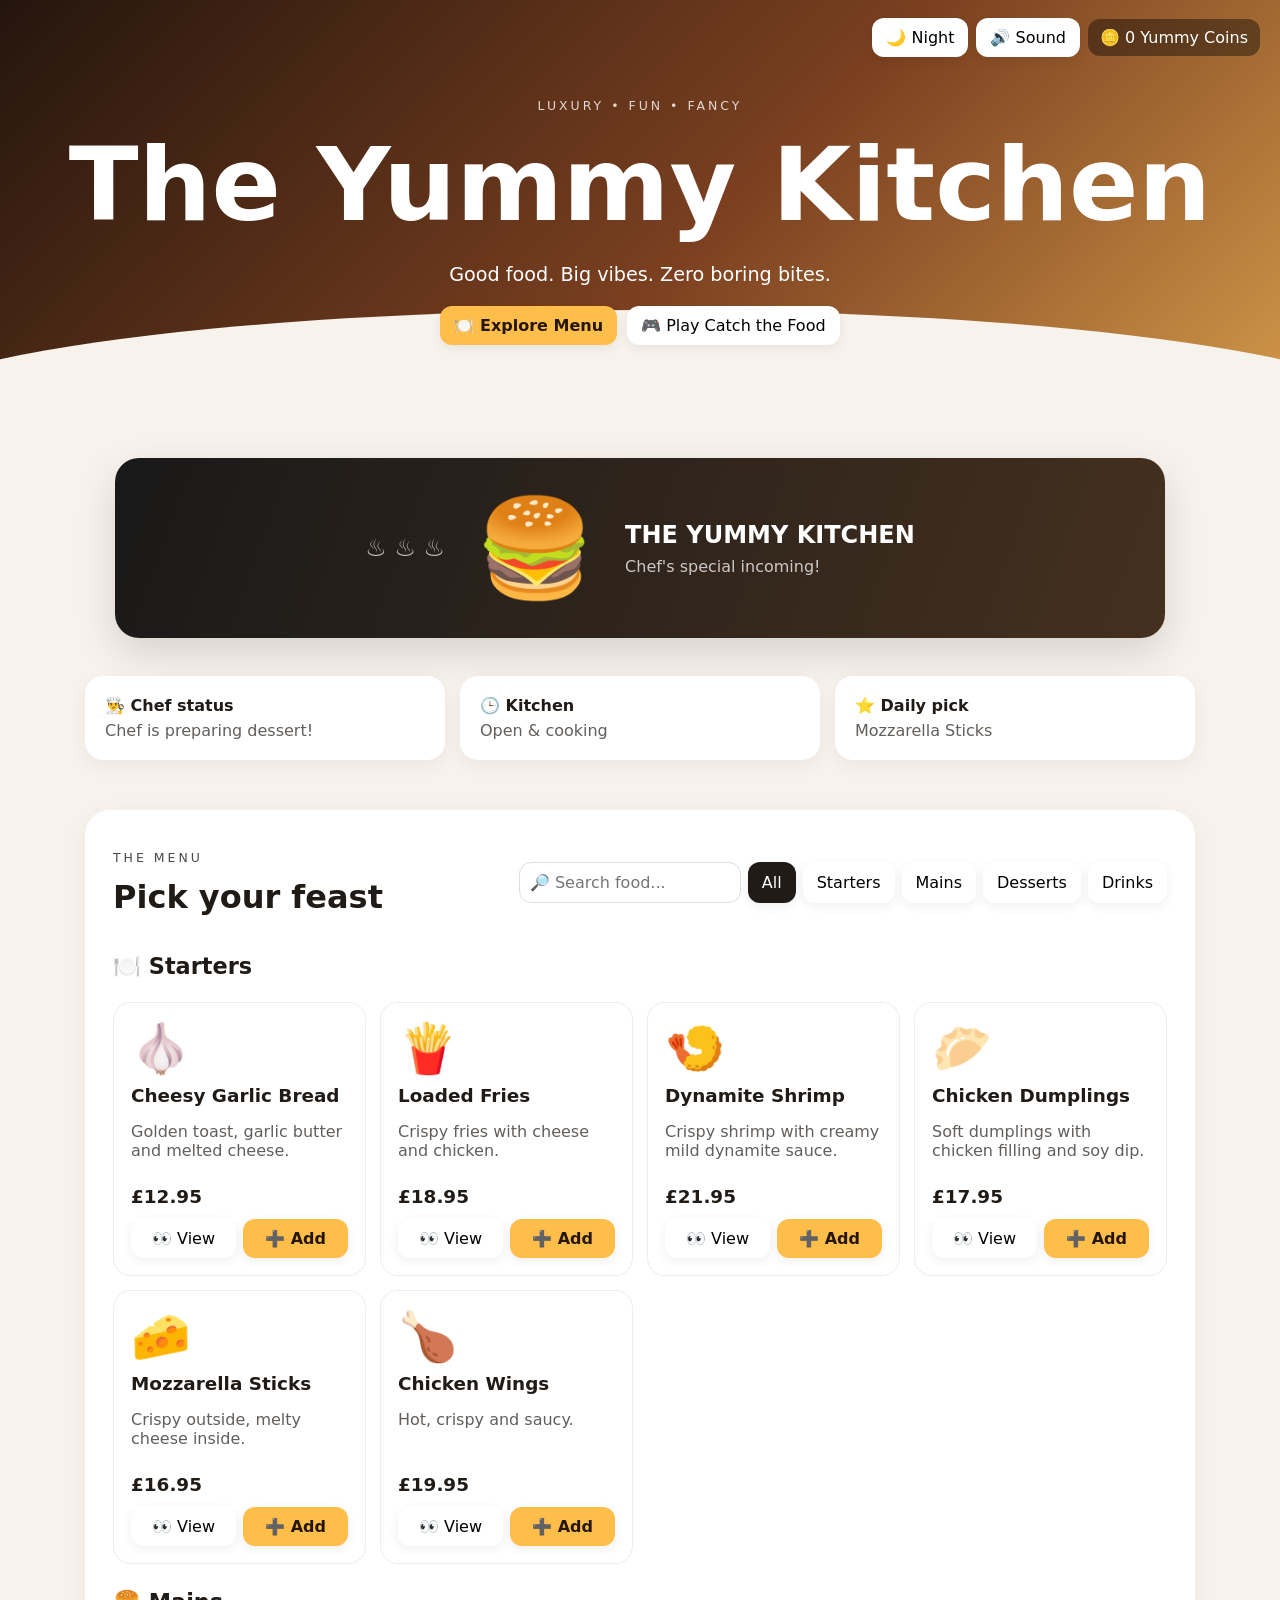
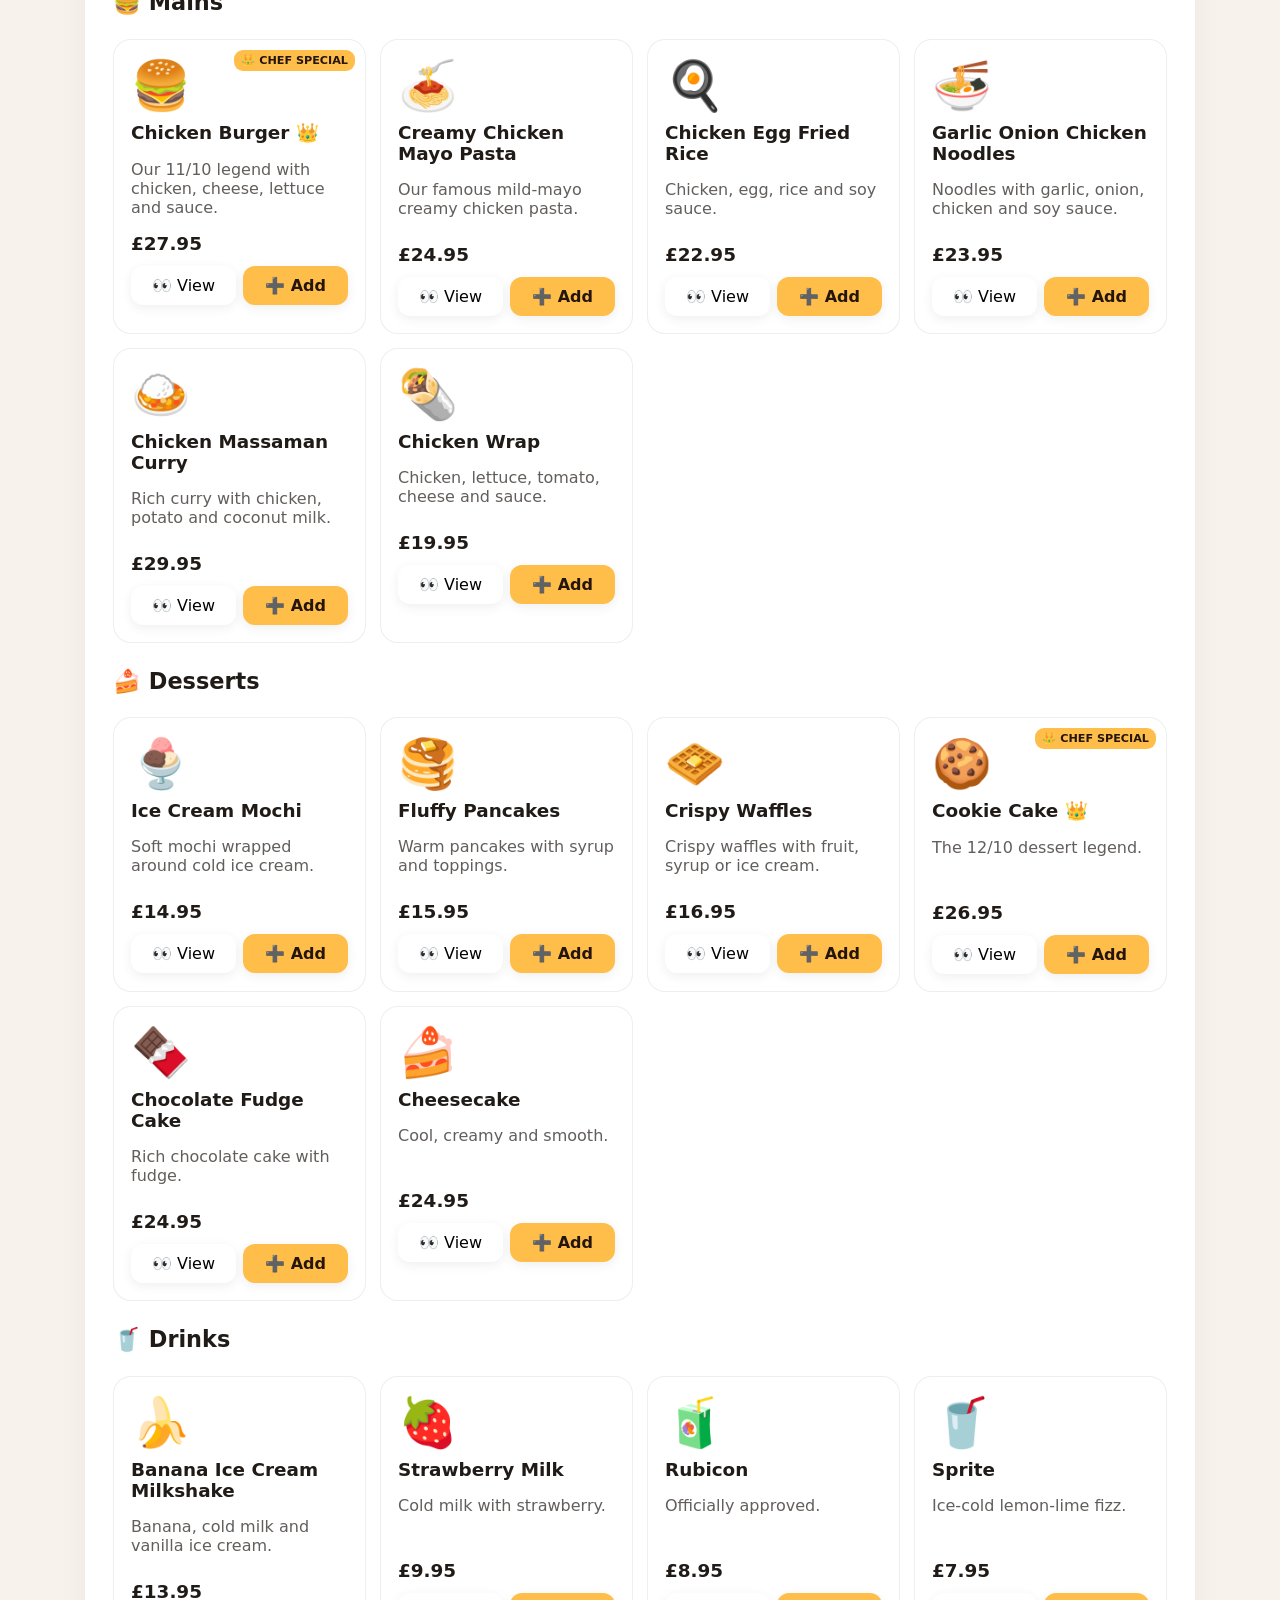
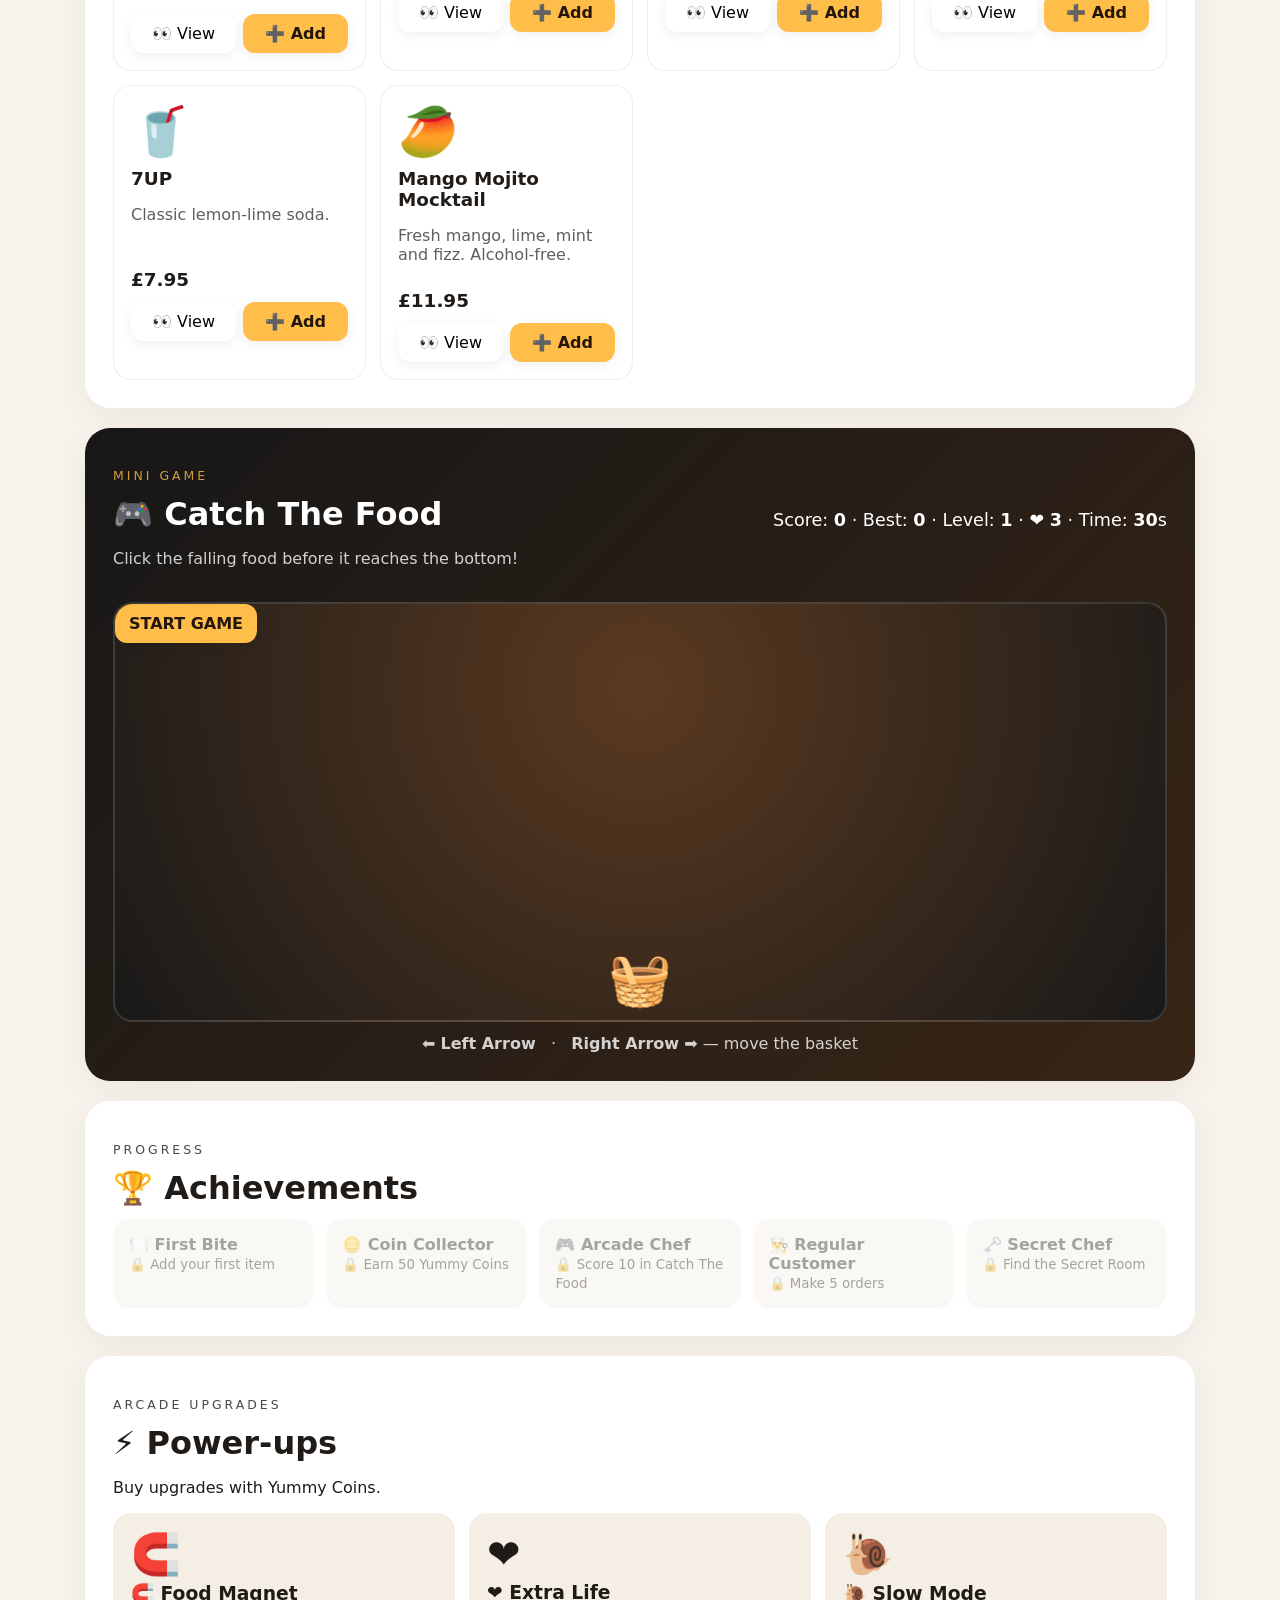
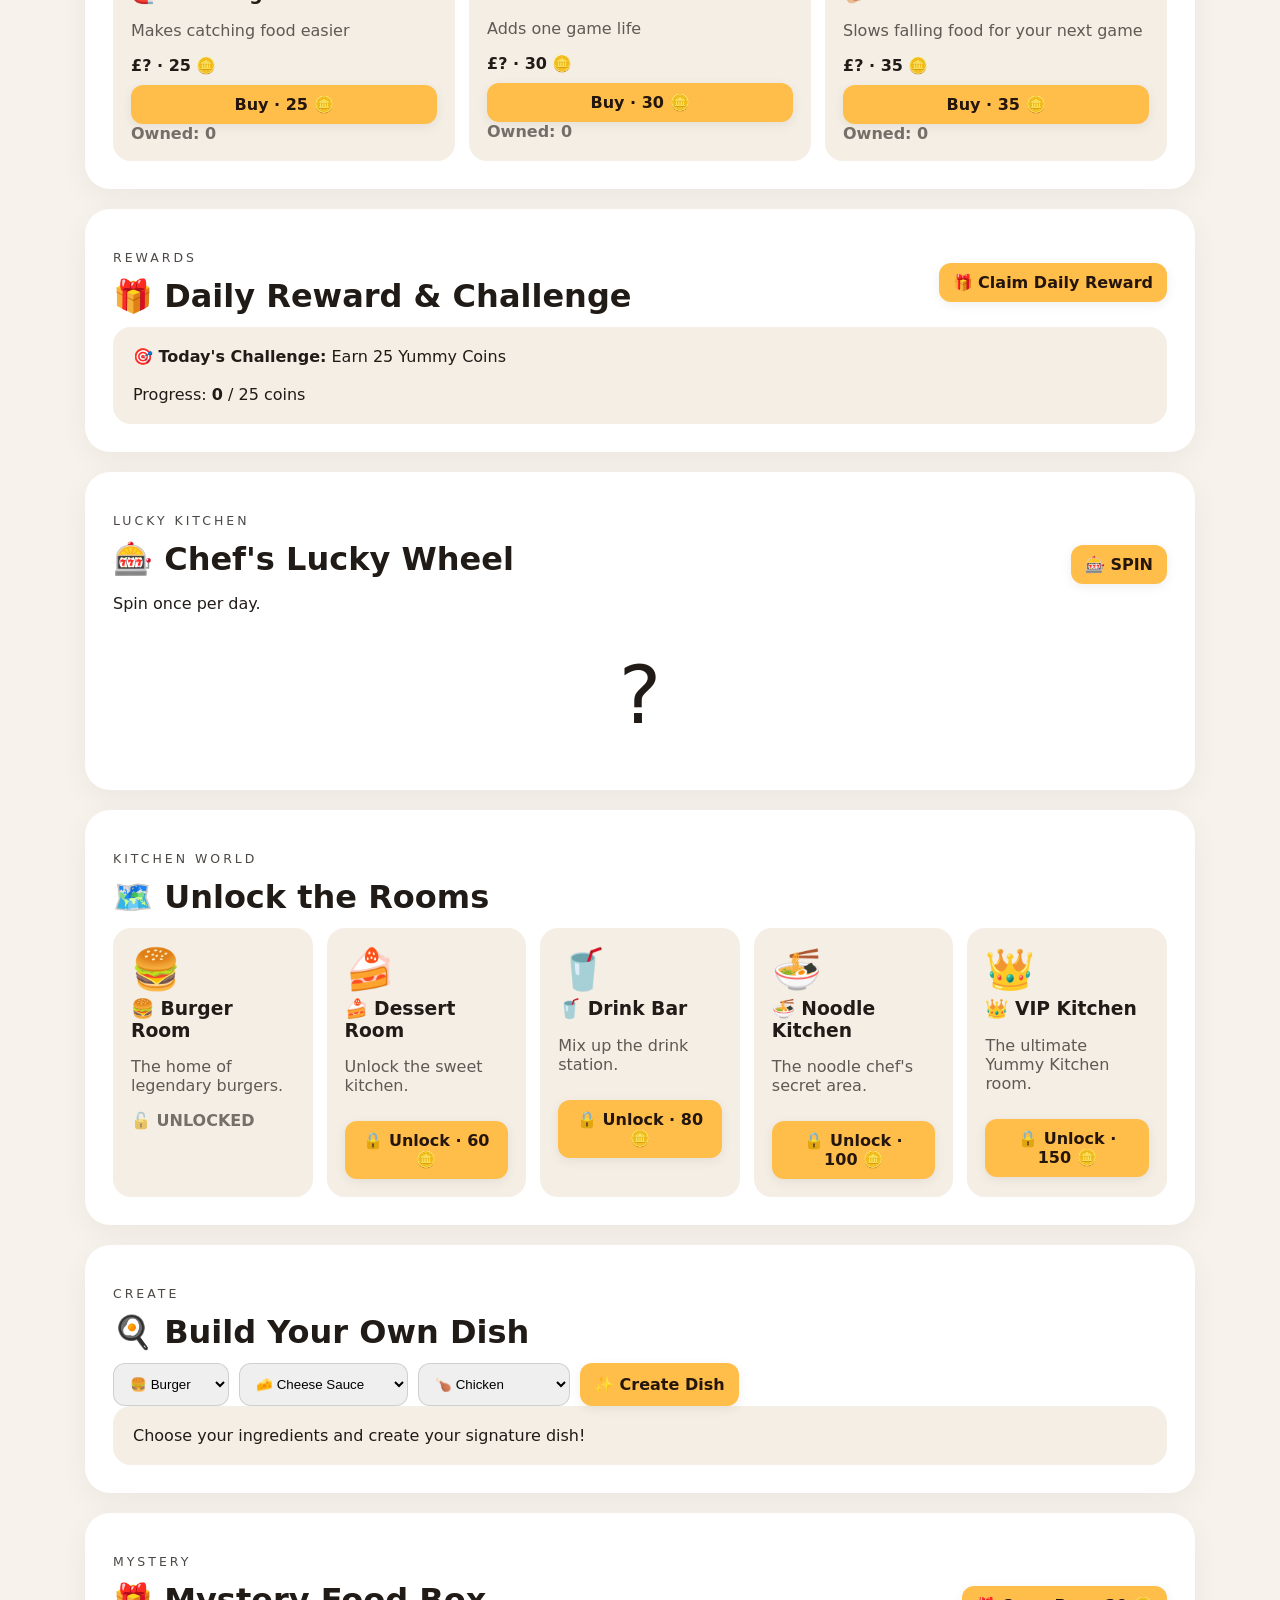
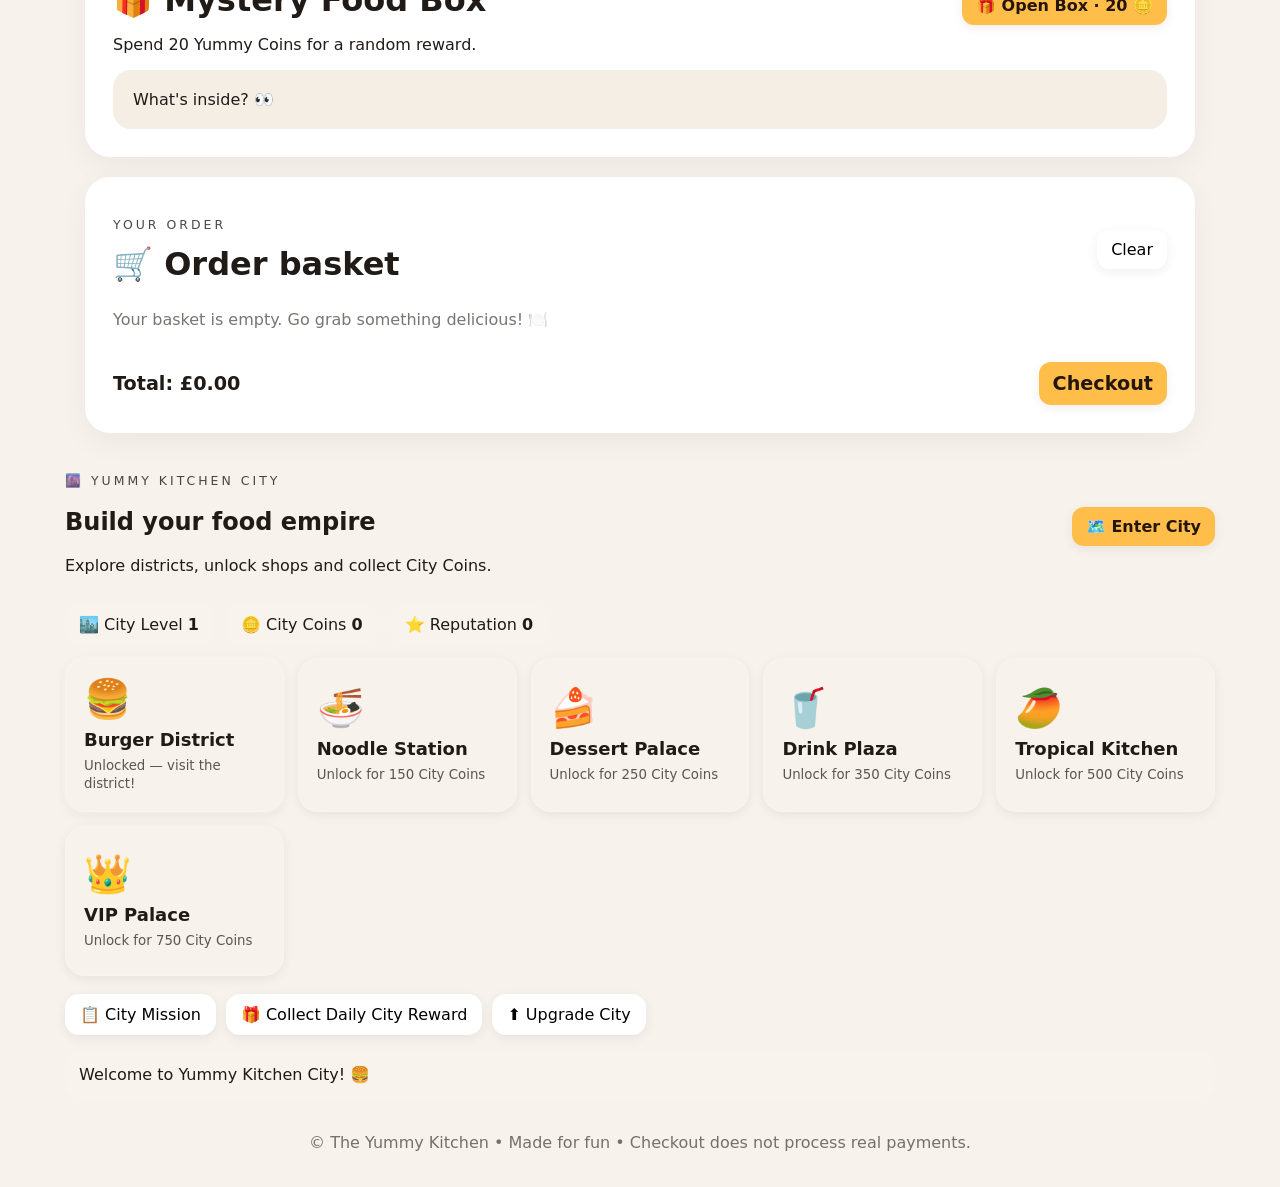
<file: index.html>
<!DOCTYPE html>
<html lang="en">
<head>
<meta charset="UTF-8">
<meta name="viewport" content="width=device-width, initial-scale=1.0">
<title>The Yummy Kitchen</title>
<link rel="stylesheet" href="style.css">
</head>
<body>
<header class="hero">
  <div class="topbar">
    <button id="themeBtn">🌙 Night</button>
    <button id="soundBtn">🔊 Sound</button>
    <span id="coinDisplay">🪙 0 Yummy Coins</span>
  </div>
  <div class="hero-content">
    <p class="eyebrow">LUXURY • FUN • FANCY</p>
    <h1 id="secretTitle">The Yummy Kitchen</h1>
    <p>Good food. Big vibes. Zero boring bites.</p>
    <div class="hero-buttons">
      <button class="primary" onclick="document.getElementById('menu').scrollIntoView({behavior:'smooth'})">🍽️ Explore Menu</button>
      <button onclick="document.getElementById('game').scrollIntoView({behavior:'smooth'})">🎮 Play Catch the Food</button>
    </div>
  </div>
</header>

<section class="promo">
  <div class="promo-screen">
    <div class="steam">♨️ ♨️ ♨️</div>
    <div class="promo-food">🍔</div>
    <div>
      <b>THE YUMMY KITCHEN</b>
      <span id="promoText">Fresh from the kitchen!</span>
    </div>
  </div>
</section>

<main>
<section class="info-grid">
  <div class="info-card"><b>👨‍🍳 Chef status</b><span id="chefStatus">Chef is cooking!</span></div>
  <div class="info-card"><b>🕒 Kitchen</b><span id="kitchenStatus">Open & cooking</span></div>
  <div class="info-card"><b>⭐ Daily pick</b><span id="dailyPick">Chicken Burger 👑</span></div>
</section>

<section id="menu" class="section">
  <div class="section-head">
    <div><p class="eyebrow">THE MENU</p><h2>Pick your feast</h2></div>
    <div class="filters">
      <input id="search" placeholder="🔎 Search food...">
      <button class="filter active" data-cat="all">All</button>
      <button class="filter" data-cat="starters">Starters</button>
      <button class="filter" data-cat="mains">Mains</button>
      <button class="filter" data-cat="desserts">Desserts</button>
      <button class="filter" data-cat="drinks">Drinks</button>
    </div>
  </div>
  <div id="menuSections"></div>
</section>

<section id="game" class="section game-section">
  <div class="section-head"><div><p class="eyebrow">MINI GAME</p><h2>🎮 Catch The Food</h2><p>Click the falling food before it reaches the bottom!</p></div>
  <div class="game-stats">Score: <b id="score">0</b> · Best: <b id="best">0</b> · Level: <b id="level">1</b> · ❤️ <b id="lives">3</b> · Time: <b id="time">30</b>s</div></div>
  <div id="gameBoard"><div id="basket">🧺</div><button id="startGame" class="primary">START GAME</button></div><p class="controls-hint">⬅️ <b>Left Arrow</b> &nbsp; · &nbsp; <b>Right Arrow</b> ➡️ — move the basket</p>
</section>

<section class="section">
  <div class="section-head"><div><p class="eyebrow">PROGRESS</p><h2>🏆 Achievements</h2></div></div>
  <div id="achievements" class="achievements"></div>
</section>

<section id="secretRoom" class="secret-room section">
  <p class="eyebrow">YOU FOUND IT</p>
  <h2>🗝️ Secret Kitchen Room</h2>
  <p>Welcome to the hidden chef's room. You unlocked the secret recipe!</p>
  <div class="secret-recipe">🍪 <b>Secret Cookie Cake Sauce</b><br>Chef's top-secret kitchen recipe unlocked.</div>
</section>


<section class="section arcade-section">
  <div class="section-head">
    <div><p class="eyebrow">ARCADE UPGRADES</p><h2>⚡ Power-ups</h2><p>Buy upgrades with Yummy Coins.</p></div>
  </div>
  <div class="shop-grid" id="shop"></div>
</section>

<section class="section">
  <div class="section-head">
    <div><p class="eyebrow">REWARDS</p><h2>🎁 Daily Reward & Challenge</h2></div>
    <div><button id="dailyReward" class="primary">🎁 Claim Daily Reward</button></div>
  </div>
  <div class="challenge-card" id="dailyChallenge"></div>
</section>

<section class="section">
  <div class="section-head">
    <div><p class="eyebrow">LUCKY KITCHEN</p><h2>🎰 Chef's Lucky Wheel</h2><p>Spin once per day.</p></div>
    <button id="spinWheel" class="primary">🎰 SPIN</button>
  </div>
  <div id="wheelResult" class="wheel-result">?</div>
</section>

<section class="section">
  <div class="section-head"><div><p class="eyebrow">KITCHEN WORLD</p><h2>🗺️ Unlock the Rooms</h2></div></div>
  <div id="rooms" class="rooms-grid"></div>
</section>

<section class="section">
  <div class="section-head"><div><p class="eyebrow">CREATE</p><h2>🍳 Build Your Own Dish</h2></div></div>
  <div class="creator">
    <select id="dishBase"><option>🍔 Burger</option><option>🍝 Pasta</option><option>🍜 Noodles</option><option>🌯 Wrap</option></select>
    <select id="dishSauce"><option>🧀 Cheese Sauce</option><option>🥫 Tomato Sauce</option><option>🌶️ Mild Spicy Sauce</option><option>🍯 Sweet Sauce</option></select>
    <select id="dishExtra"><option>🍗 Chicken</option><option>🧀 Extra Cheese</option><option>🥚 Egg</option><option>🥬 Fresh Veggies</option></select>
    <button id="createDish" class="primary">✨ Create Dish</button>
  </div>
  <div id="createdDish" class="created-dish">Choose your ingredients and create your signature dish!</div>
</section>

<section class="section">
  <div class="section-head"><div><p class="eyebrow">MYSTERY</p><h2>🎁 Mystery Food Box</h2><p>Spend 20 Yummy Coins for a random reward.</p></div>
  <button id="mysteryBox" class="primary">🎁 Open Box · 20 🪙</button></div>
  <div id="mysteryResult" class="challenge-card">What's inside? 👀</div>
</section>

<section class="section order-section">
  <div class="section-head"><div><p class="eyebrow">YOUR ORDER</p><h2>🛒 Order basket</h2></div><button id="clearCart">Clear</button></div>
  <div id="cart"></div>
  <div class="checkout-row"><b>Total: <span id="total">£0.00</span></b><button id="checkout" class="primary">Checkout</button></div>
</section>

<section id="city" class="panel city-panel">
  <div class="section-head">
    <div>
      <p class="eyebrow">🌆 YUMMY KITCHEN CITY</p>
      <h2>Build your food empire</h2>
      <p>Explore districts, unlock shops and collect City Coins.</p>
    </div>
    <button class="primary" onclick="openCity()">🗺️ Enter City</button>
  </div>

  <div class="city-stats">
    <span>🏙️ City Level <b id="cityLevel">1</b></span>
    <span>🪙 City Coins <b id="cityCoins">0</b></span>
    <span>⭐ Reputation <b id="cityRep">0</b></span>
  </div>

  <div class="city-grid">
    <button class="city-card unlocked" onclick="visitDistrict('Burger District')">
      <span>🍔</span><b>Burger District</b><small>Home of the legendary Chicken Burger</small>
    </button>
    <button class="city-card" data-cost="150" onclick="unlockDistrict(this,'Noodle Station',150)">
      <span>🍜</span><b>Noodle Station</b><small>Unlock for 150 City Coins</small>
    </button>
    <button class="city-card" data-cost="250" onclick="unlockDistrict(this,'Dessert Palace',250)">
      <span>🍰</span><b>Dessert Palace</b><small>Unlock for 250 City Coins</small>
    </button>
    <button class="city-card" data-cost="350" onclick="unlockDistrict(this,'Drink Plaza',350)">
      <span>🥤</span><b>Drink Plaza</b><small>Unlock for 350 City Coins</small>
    </button>
    <button class="city-card" data-cost="500" onclick="unlockDistrict(this,'Tropical Kitchen',500)">
      <span>🥭</span><b>Tropical Kitchen</b><small>Unlock for 500 City Coins</small>
    </button>
    <button class="city-card" data-cost="750" onclick="unlockDistrict(this,'VIP Palace',750)">
      <span>👑</span><b>VIP Palace</b><small>Unlock for 750 City Coins</small>
    </button>
  </div>

  <div class="city-actions">
    <button onclick="cityMission()">📋 City Mission</button>
    <button onclick="cityReward()">🎁 Collect Daily City Reward</button>
    <button onclick="cityUpgrade()">⬆️ Upgrade City</button>
  </div>

  <div id="cityLog" class="city-log">Welcome to Yummy Kitchen City! 🍔</div>
</section>

</main>

<div id="toast"></div>
<div id="modal" class="modal"><div class="modal-box"><button class="close" id="closeModal">✕</button><div id="modalContent"></div></div></div>
<footer>© The Yummy Kitchen • Made for fun • Checkout does not process real payments.</footer>
<script src="script.js"></script>
</body>
</html>
</file>
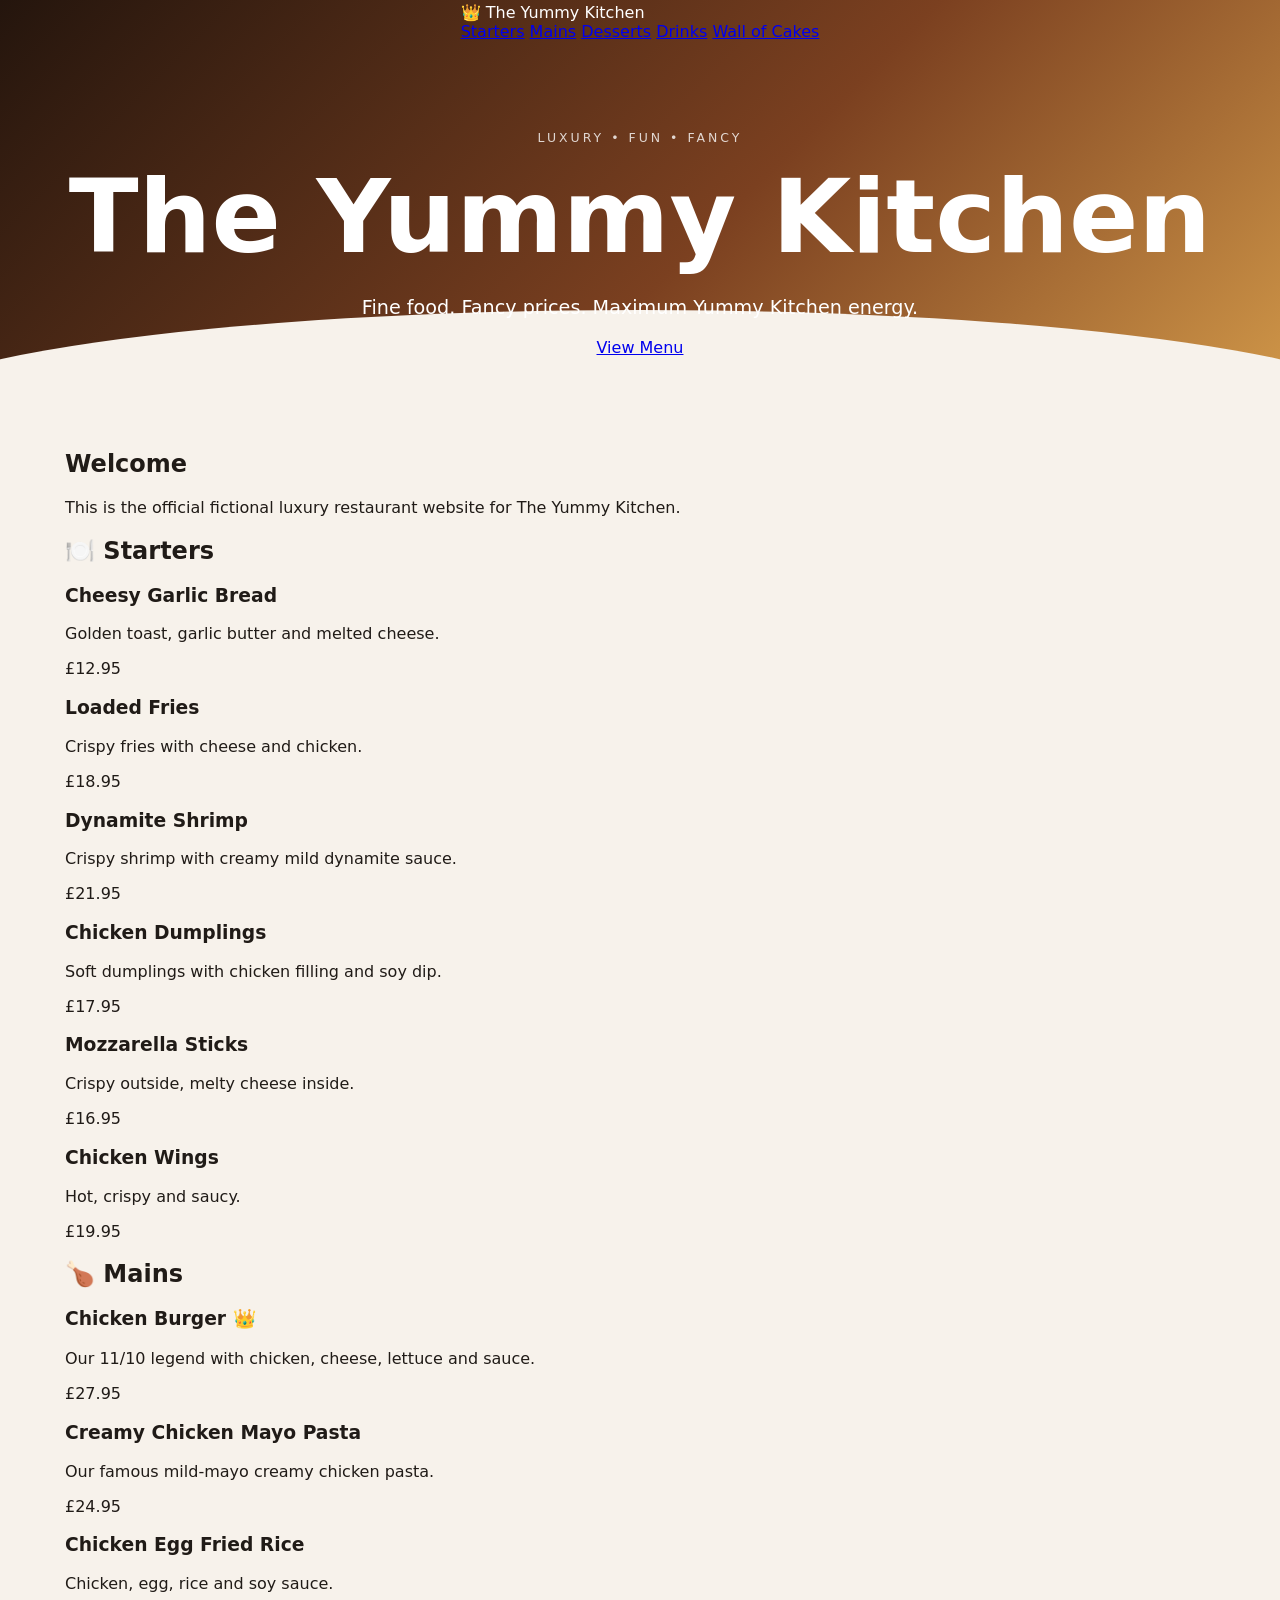
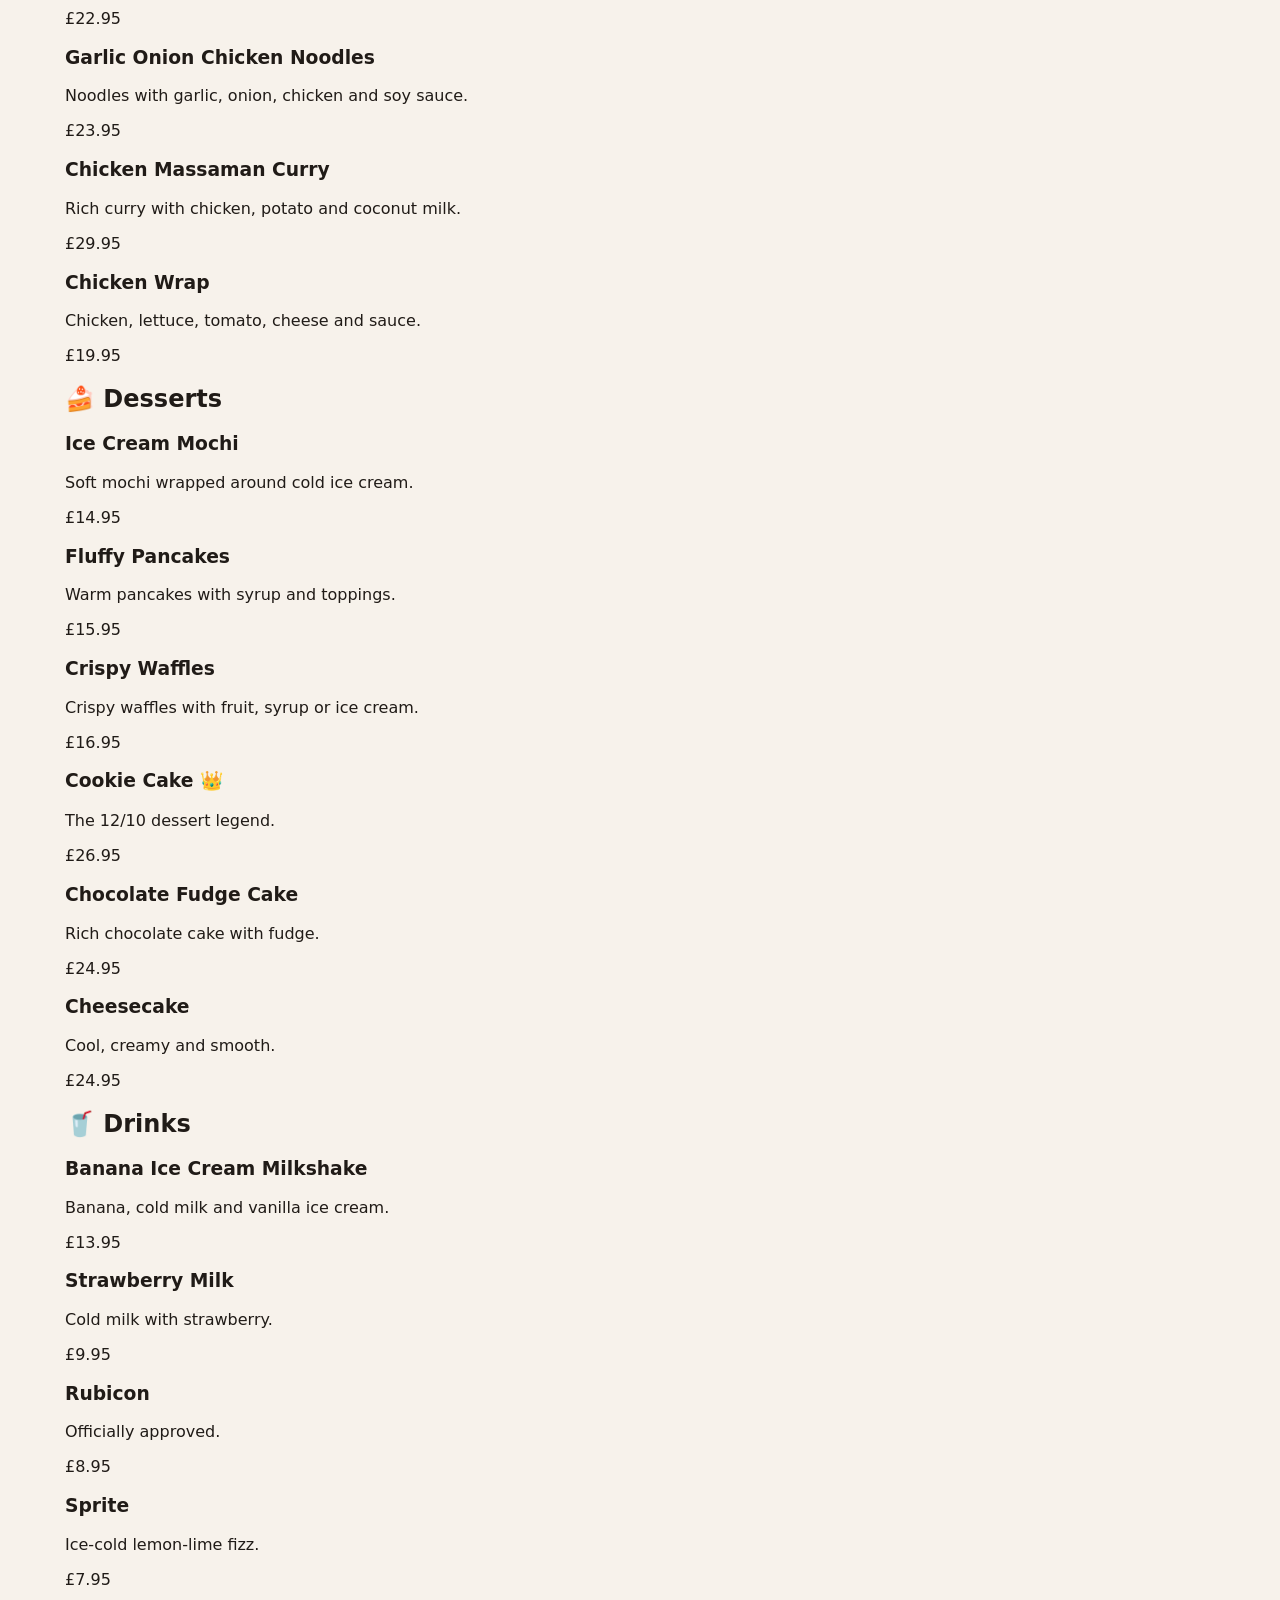
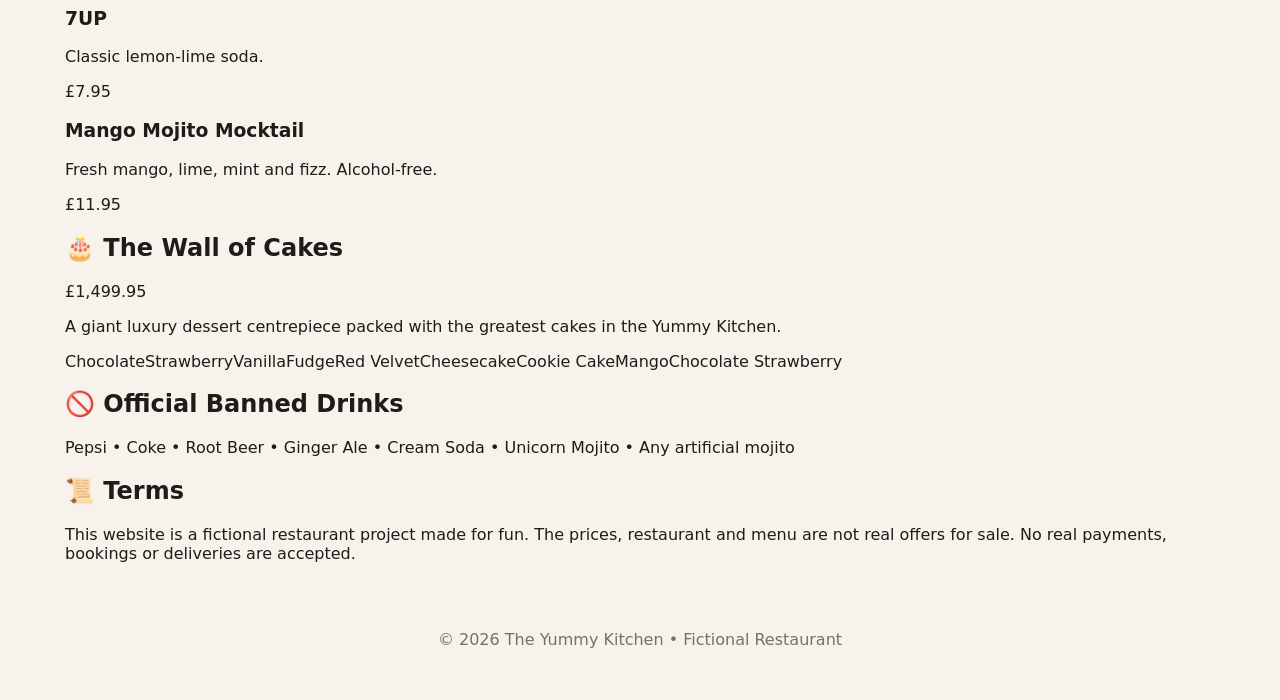
<file: index (2).html>
<!DOCTYPE html>
<html lang="en">
<head>
  <meta charset="UTF-8">
  <meta name="viewport" content="width=device-width, initial-scale=1.0">
  <title>The Yummy Kitchen</title>
  <link rel="stylesheet" href="style.css">
</head>
<body>
  <header class="hero">
    <nav>
      <div class="logo">👑 The Yummy Kitchen</div>
      <div class="navlinks">
        <a href="#starters">Starters</a>
        <a href="#mains">Mains</a>
        <a href="#desserts">Desserts</a>
        <a href="#drinks">Drinks</a>
        <a href="#cakes">Wall of Cakes</a>
      </div>
    </nav>
    <div class="hero-content">
      <p class="eyebrow">LUXURY • FUN • FANCY</p>
      <h1>The Yummy Kitchen</h1>
      <p>Fine food. Fancy prices. Maximum Yummy Kitchen energy.</p>
      <a class="button" href="#mains">View Menu</a>
    </div>
  </header>

  <main>
    <section class="intro">
      <h2>Welcome</h2>
      <p>This is the official fictional luxury restaurant website for The Yummy Kitchen.</p>
    </section>

    <section id="starters">
      <h2>🍽️ Starters</h2>
      <div class="grid">
        <article class="card"><h3>Cheesy Garlic Bread</h3><p>Golden toast, garlic butter and melted cheese.</p><span>£12.95</span></article>
        <article class="card"><h3>Loaded Fries</h3><p>Crispy fries with cheese and chicken.</p><span>£18.95</span></article>
        <article class="card"><h3>Dynamite Shrimp</h3><p>Crispy shrimp with creamy mild dynamite sauce.</p><span>£21.95</span></article>
        <article class="card"><h3>Chicken Dumplings</h3><p>Soft dumplings with chicken filling and soy dip.</p><span>£17.95</span></article>
        <article class="card"><h3>Mozzarella Sticks</h3><p>Crispy outside, melty cheese inside.</p><span>£16.95</span></article>
        <article class="card"><h3>Chicken Wings</h3><p>Hot, crispy and saucy.</p><span>£19.95</span></article>
      </div>
    </section>

    <section id="mains">
      <h2>🍗 Mains</h2>
      <div class="grid">
        <article class="card featured"><h3>Chicken Burger 👑</h3><p>Our 11/10 legend with chicken, cheese, lettuce and sauce.</p><span>£27.95</span></article>
        <article class="card"><h3>Creamy Chicken Mayo Pasta</h3><p>Our famous mild-mayo creamy chicken pasta.</p><span>£24.95</span></article>
        <article class="card"><h3>Chicken Egg Fried Rice</h3><p>Chicken, egg, rice and soy sauce.</p><span>£22.95</span></article>
        <article class="card"><h3>Garlic Onion Chicken Noodles</h3><p>Noodles with garlic, onion, chicken and soy sauce.</p><span>£23.95</span></article>
        <article class="card"><h3>Chicken Massaman Curry</h3><p>Rich curry with chicken, potato and coconut milk.</p><span>£29.95</span></article>
        <article class="card"><h3>Chicken Wrap</h3><p>Chicken, lettuce, tomato, cheese and sauce.</p><span>£19.95</span></article>
      </div>
    </section>

    <section id="desserts">
      <h2>🍰 Desserts</h2>
      <div class="grid">
        <article class="card"><h3>Ice Cream Mochi</h3><p>Soft mochi wrapped around cold ice cream.</p><span>£14.95</span></article>
        <article class="card"><h3>Fluffy Pancakes</h3><p>Warm pancakes with syrup and toppings.</p><span>£15.95</span></article>
        <article class="card"><h3>Crispy Waffles</h3><p>Crispy waffles with fruit, syrup or ice cream.</p><span>£16.95</span></article>
        <article class="card featured"><h3>Cookie Cake 👑</h3><p>The 12/10 dessert legend.</p><span>£26.95</span></article>
        <article class="card"><h3>Chocolate Fudge Cake</h3><p>Rich chocolate cake with fudge.</p><span>£24.95</span></article>
        <article class="card"><h3>Cheesecake</h3><p>Cool, creamy and smooth.</p><span>£24.95</span></article>
      </div>
    </section>

    <section id="drinks">
      <h2>🥤 Drinks</h2>
      <div class="grid">
        <article class="card"><h3>Banana Ice Cream Milkshake</h3><p>Banana, cold milk and vanilla ice cream.</p><span>£13.95</span></article>
        <article class="card"><h3>Strawberry Milk</h3><p>Cold milk with strawberry.</p><span>£9.95</span></article>
        <article class="card"><h3>Rubicon</h3><p>Officially approved.</p><span>£8.95</span></article>
        <article class="card"><h3>Sprite</h3><p>Ice-cold lemon-lime fizz.</p><span>£7.95</span></article>
        <article class="card"><h3>7UP</h3><p>Classic lemon-lime soda.</p><span>£7.95</span></article>
        <article class="card"><h3>Mango Mojito Mocktail</h3><p>Fresh mango, lime, mint and fizz. Alcohol-free.</p><span>£11.95</span></article>
      </div>
    </section>

    <section id="cakes" class="cake-wall">
      <h2>🎂 The Wall of Cakes</h2>
      <p class="wall-price">£1,499.95</p>
      <p>A giant luxury dessert centrepiece packed with the greatest cakes in the Yummy Kitchen.</p>
      <div class="cake-list">
        <span>Chocolate</span><span>Strawberry</span><span>Vanilla</span><span>Fudge</span><span>Red Velvet</span><span>Cheesecake</span><span>Cookie Cake</span><span>Mango</span><span>Chocolate Strawberry</span>
      </div>
    </section>

    <section class="banned">
      <h2>🚫 Official Banned Drinks</h2>
      <p>Pepsi • Coke • Root Beer • Ginger Ale • Cream Soda • Unicorn Mojito • Any artificial mojito</p>
    </section>

    <section class="terms">
      <h2>📜 Terms</h2>
      <p>This website is a fictional restaurant project made for fun. The prices, restaurant and menu are not real offers for sale. No real payments, bookings or deliveries are accepted.</p>
    </section>
  </main>

  <footer>
    <p>© 2026 The Yummy Kitchen • Fictional Restaurant</p>
  </footer>

  <script src="script.js"></script>
</body>
</html>
</file>
<file: style.css>
*{box-sizing:border-box}body{margin:0;font-family:system-ui,-apple-system,Segoe UI,sans-serif;background:#f7f2eb;color:#201b17;transition:.25s}body.night{background:#111318;color:#f6f1e8}button,input{font:inherit}button{border:0;border-radius:12px;padding:10px 14px;cursor:pointer;background:#fff;box-shadow:0 3px 12px #0001}.night button,.night input{background:#242832;color:#fff}.hero{min-height:430px;background:linear-gradient(135deg,#24150d,#7b4020 55%,#d39a4a);color:white;display:grid;place-items:center;position:relative;overflow:hidden}.hero:after{content:"";position:absolute;inset:auto -10% -100px;height:220px;background:#f7f2eb;border-radius:50% 50% 0 0}.night .hero:after{background:#111318}.topbar{position:absolute;top:18px;right:20px;display:flex;gap:8px;align-items:center;z-index:2}.topbar span{background:#0006;padding:9px 12px;border-radius:12px}.hero-content{text-align:center;z-index:1;padding:70px 20px}.eyebrow{letter-spacing:3px;font-size:.78rem;opacity:.8}.hero h1{font-size:clamp(3rem,8vw,6.5rem);margin:8px 0;cursor:pointer}.hero-content p:not(.eyebrow){font-size:1.2rem}.hero-buttons{display:flex;gap:10px;justify-content:center;flex-wrap:wrap}.primary{background:#ffbd4a!important;color:#24150d!important;font-weight:800}.promo{padding:28px 20px}.promo-screen{max-width:1050px;margin:auto;border-radius:24px;min-height:180px;background:linear-gradient(110deg,#191919,#45301f);color:white;display:flex;align-items:center;justify-content:center;gap:30px;font-size:1.5rem;overflow:hidden;box-shadow:0 15px 40px #0002}.promo-food{font-size:6rem;animation:bounce 1.4s infinite}.steam{animation:steam 2s infinite;opacity:.7}.promo-screen span{display:block;font-size:1rem;opacity:.75;margin-top:8px}@keyframes bounce{50%{transform:translateY(-15px) rotate(-5deg)}}@keyframes steam{50%{transform:translateY(-10px);opacity:.2}}main{max-width:1150px;margin:auto}.info-grid{display:grid;grid-template-columns:repeat(3,1fr);gap:15px;padding:10px 20px 30px}.info-card{background:#fff;padding:20px;border-radius:18px;box-shadow:0 6px 20px #0000000d}.night .info-card,.night .section{background:#191d24}.info-card span{display:block;margin-top:6px;opacity:.7}.section{margin:20px;background:#fff;border-radius:25px;padding:28px;box-shadow:0 8px 30px #0000000d}.section-head{display:flex;justify-content:space-between;gap:20px;align-items:center;flex-wrap:wrap}.section h2{font-size:2rem;margin:3px 0 12px}.filters{display:flex;gap:7px;flex-wrap:wrap}.filters input{border:1px solid #ddd;border-radius:12px;padding:10px}.filter.active{background:#201b17;color:white}.night .filter.active{background:#f4eee5;color:#111}.menu-category{margin-top:25px}.menu-category h3{font-size:1.4rem}.food-grid{display:grid;grid-template-columns:repeat(auto-fit,minmax(210px,1fr));gap:14px}.food-card{border:1px solid #0001;border-radius:18px;padding:17px;position:relative;transition:.18s;background:#fff}.night .food-card{background:#222730}.food-card:hover{transform:translateY(-4px);box-shadow:0 10px 25px #0002}.food-img{font-size:3rem}.food-card h4{font-size:1.15rem;margin:8px 0}.food-card p{opacity:.7;min-height:48px}.price{font-weight:900;font-size:1.15rem}.badge{position:absolute;right:10px;top:10px;background:#ffbd4a;color:#24150d;border-radius:9px;padding:4px 7px;font-size:.7rem;font-weight:900}.card-actions{display:flex;gap:7px;margin-top:12px}.card-actions button{flex:1}.game-section{background:linear-gradient(135deg,#171717,#382516);color:#fff}.game-stats{font-size:1.1rem}.game-section p{opacity:.8}.game-section .eyebrow{color:#ffbd4a}.game-section h2{color:#fff}.game-section{color:#fff}#gameBoard{height:420px;background:radial-gradient(circle at 50% 20%,#5b3a20,#191919);border-radius:20px;position:relative;overflow:hidden;border:2px solid #ffffff22;margin-top:18px}.game-food{position:absolute;font-size:2.5rem;user-select:none;cursor:pointer;animation:fall linear forwards}.game-food:hover{transform:scale(1.2)}@keyframes fall{from{transform:translateY(-60px) rotate(0)}to{transform:translateY(480px) rotate(360deg)}}#basket{position:absolute;bottom:10px;left:50%;font-size:3.2rem;transform:translateX(-50%);z-index:3}.achievements{display:grid;grid-template-columns:repeat(auto-fit,minmax(200px,1fr));gap:12px}.achievement{padding:16px;border-radius:16px;background:#f4eee5}.night .achievement{background:#242832}.achievement.locked{opacity:.4}.secret-room{display:none;background:linear-gradient(135deg,#21160f,#6b3b1c);color:white}.secret-room.unlocked{display:block}.secret-recipe{margin-top:15px;padding:20px;background:#0004;border-radius:16px}.order-row{display:flex;align-items:center;gap:10px;padding:12px 0;border-bottom:1px solid #0001}.order-row .grow{flex:1}.checkout-row{display:flex;justify-content:space-between;align-items:center;margin-top:18px;font-size:1.2rem}.empty{opacity:.6;padding:15px 0}.modal{display:none;position:fixed;inset:0;background:#0009;z-index:20;place-items:center;padding:20px}.modal.show{display:grid}.modal-box{background:white;color:#201b17;border-radius:22px;max-width:500px;width:100%;padding:28px;position:relative}.night .modal-box{background:#20242c;color:#fff}.close{position:absolute;right:12px;top:12px}#toast{position:fixed;left:50%;bottom:25px;transform:translate(-50%,20px);background:#201b17;color:#fff;padding:13px 18px;border-radius:14px;opacity:0;pointer-events:none;transition:.25s;z-index:50}#toast.show{opacity:1;transform:translate(-50%,0)}footer{text-align:center;padding:35px 15px;opacity:.6}.hidden{display:none!important}@media(max-width:700px){.info-grid{grid-template-columns:1fr}.topbar{position:absolute;left:12px;right:12px;justify-content:center;flex-wrap:wrap}.hero-content{padding-top:110px}.section{margin:12px;padding:20px}}
.controls-hint{text-align:center;margin:12px 0 0;color:#fff;opacity:.9}.game-section .controls-hint{color:#fff}

.shop-grid,.rooms-grid{display:grid;grid-template-columns:repeat(auto-fit,minmax(190px,1fr));gap:14px}
.shop-item,.room-card{background:#f4eee5;border-radius:18px;padding:18px}
.night .shop-item,.night .room-card{background:#242832}
.shop-item h3,.room-card h3{margin:5px 0}.shop-item p,.room-card p{opacity:.7}
.shop-item button,.room-card button{width:100%;margin-top:10px}
.shop-item .owned,.room-card .owned{opacity:.6;font-weight:800}
.challenge-card,.created-dish{padding:20px;border-radius:18px;background:#f4eee5}
.night .challenge-card,.night .created-dish{background:#242832}
.creator{display:flex;gap:10px;flex-wrap:wrap}.creator select{padding:12px;border-radius:12px;border:1px solid #0002}
.wheel-result{font-size:5rem;text-align:center;padding:20px;min-height:110px}.wheel-result.spin{animation:spinResult 1s ease}
@keyframes spinResult{50%{transform:rotate(15deg) scale(1.15)}}

/* YUMMY KITCHEN CITY */
.city-panel{margin-top:28px}
.city-stats{display:flex;gap:14px;flex-wrap:wrap;margin:14px 0}
.city-stats span{padding:10px 14px;border-radius:14px;background:rgba(255,255,255,.08)}
.city-grid{display:grid;grid-template-columns:repeat(auto-fit,minmax(190px,1fr));gap:14px}
.city-card{min-height:150px;border:1px solid rgba(255,255,255,.12);border-radius:20px;padding:18px;text-align:left;background:rgba(255,255,255,.06);color:inherit;cursor:pointer;transition:.2s}
.city-card:hover{transform:translateY(-4px)}
.city-card span{display:block;font-size:38px;margin-bottom:8px}
.city-card b{display:block;font-size:18px}
.city-card small{display:block;opacity:.72;margin-top:7px;line-height:1.35}
.city-card.unlocked{outline:2px solid rgba(255,255,255,.18)}
.city-actions{display:flex;gap:10px;flex-wrap:wrap;margin-top:18px}
.city-actions button{border:0;border-radius:14px;padding:11px 15px;cursor:pointer}
.city-log{margin-top:16px;padding:14px;border-radius:15px;background:rgba(255,255,255,.07);min-height:22px}
</file>
